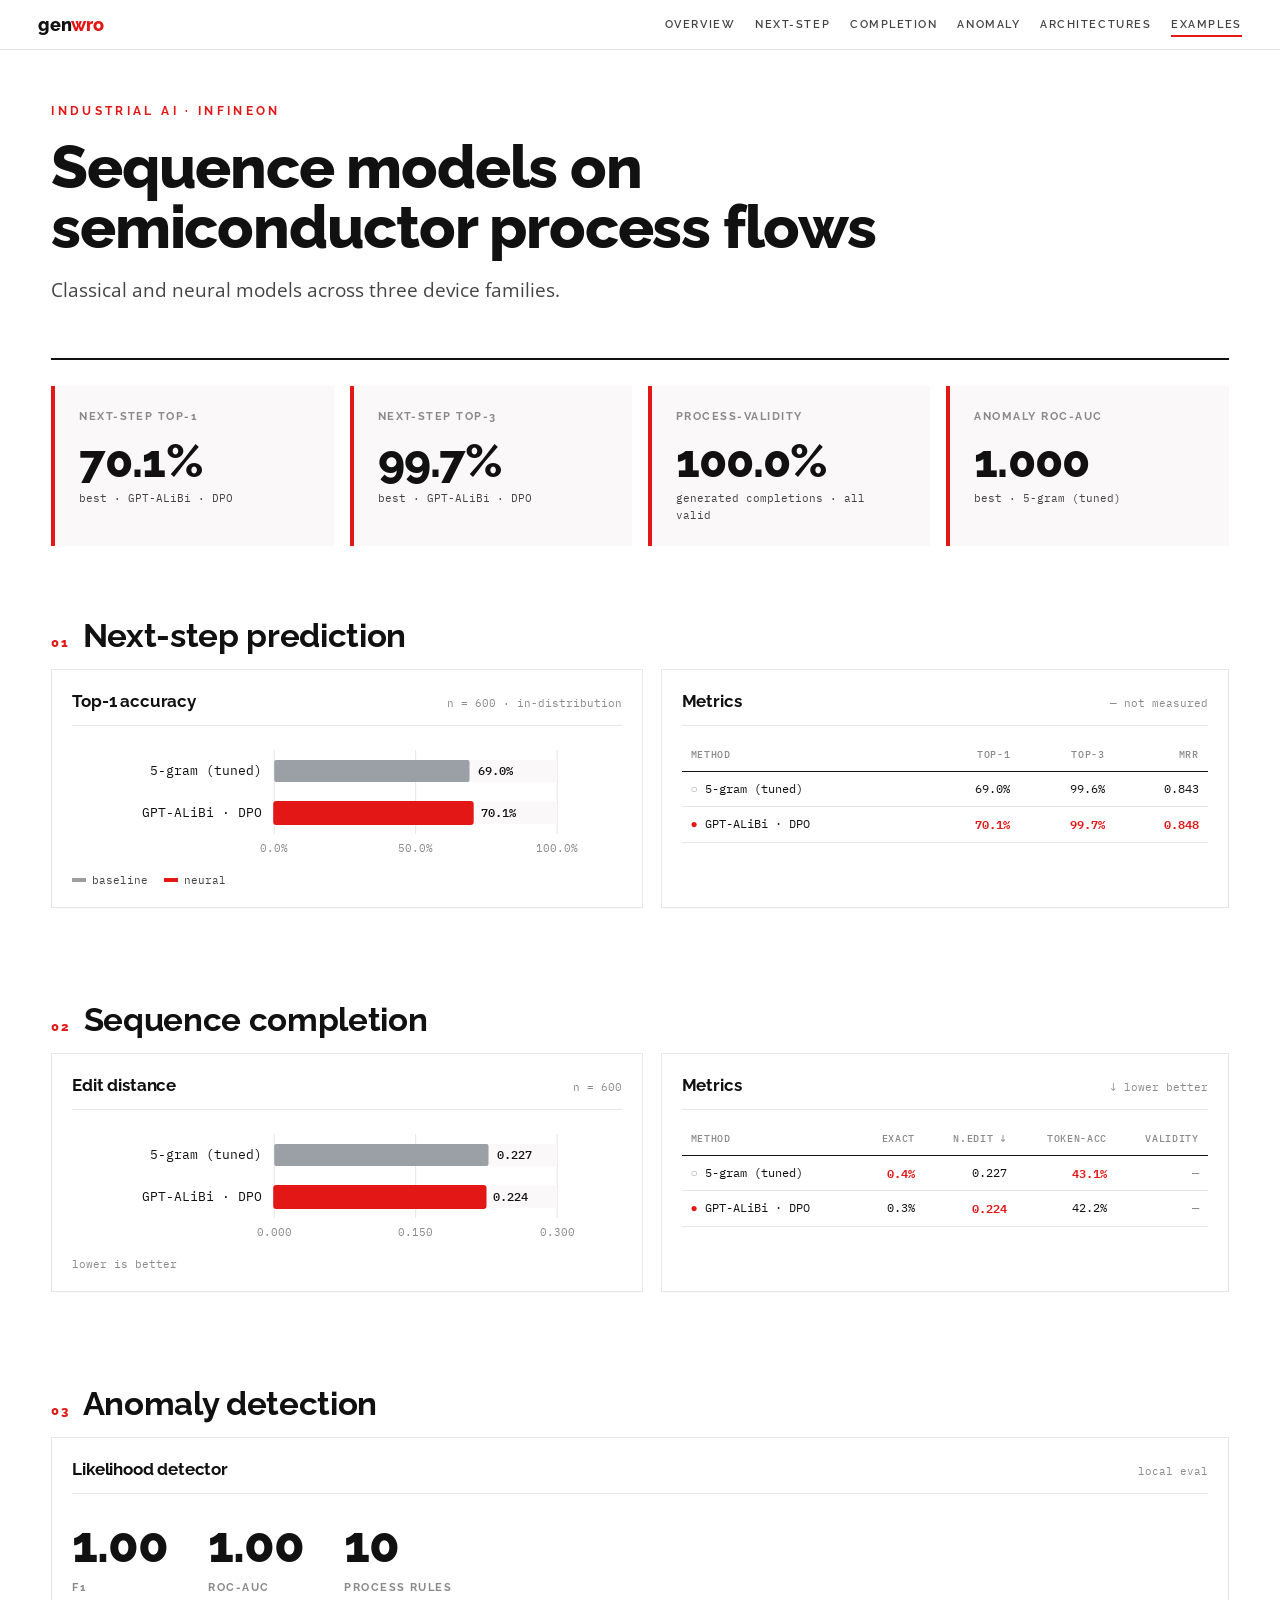
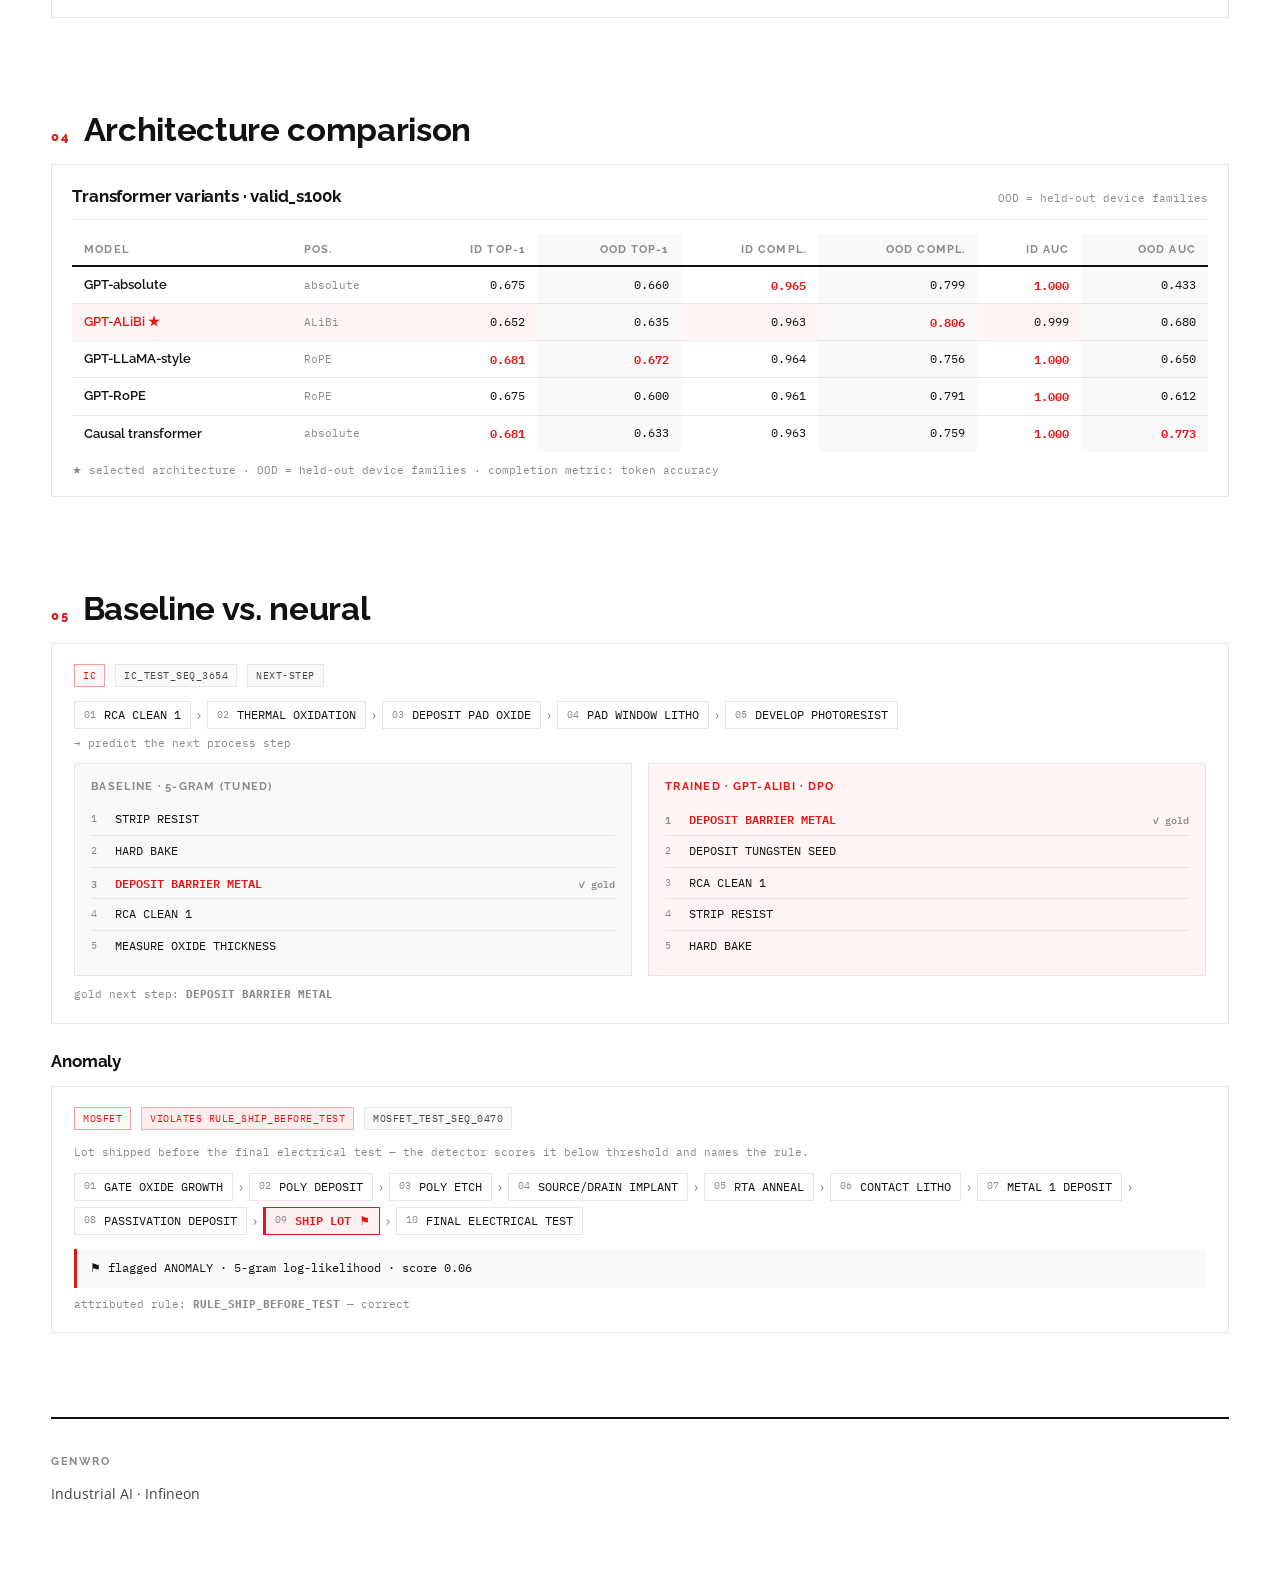
<file: dashboard/index.html>
<!DOCTYPE html>
<html lang="en">

<head>
  <meta charset="UTF-8" />
  <meta name="viewport" content="width=device-width, initial-scale=1.0" />
  <title>genwro · Industrial AI</title>
  <meta name="description"
    content="Sequence models on semiconductor process flows — next-step, completion, anomaly. IC / MOSFET / IGBT." />
  <link rel="preconnect" href="https://fonts.googleapis.com" />
  <link rel="preconnect" href="https://fonts.gstatic.com" crossorigin />
  <link
    href="https://fonts.googleapis.com/css2?family=Open+Sans:wght@400;500;600;700&family=Raleway:wght@500;600;700;800&family=IBM+Plex+Mono:wght@400;500&display=swap"
    rel="stylesheet" />
  <link rel="stylesheet" href="assets/css/styles.css" />
</head>

<body>

  <header class="topbar">
    <span class="brand">gen<span class="wro">wro</span></span>
    <nav>
      <a href="#overview">Overview</a>
      <a href="#next-step">Next-step</a>
      <a href="#completion">Completion</a>
      <a href="#anomaly">Anomaly</a>
      <a href="#arch">Architectures</a>
      <a href="#examples">Examples</a>
    </nav>
  </header>

  <div class="wrap">

    <header class="masthead" id="overview">
      <div class="mast-main">
        <div class="eyebrow">Industrial AI · Infineon</div>
        <h1 style="margin-top:16px">Sequence models on semiconductor process flows</h1>
        <p class="lede">Classical and neural models across three device families.</p>
      </div>
    </header>

    <div class="kpis" id="kpis"></div>

    <section id="next-step" class="reveal">
      <div class="sec-head"><span class="sec-num">01</span>
        <h2>Next-step prediction</h2>
      </div>
      <div class="grid c2">
        <div class="panel">
          <div class="p-head">
            <div class="ht">
              <h3>Top-1 accuracy</h3>
            </div><span class="p-note" id="ns-note"></span>
          </div>
          <div id="ns-bar"></div>
          <div class="legend">
            <span><i class="swatch-baseline"></i> baseline</span>
            <span><i class="swatch-accent"></i> neural</span>
          </div>
        </div>
        <div class="panel">
          <div class="p-head">
            <div class="ht">
              <h3>Metrics</h3>
            </div><span class="p-note">— not measured</span>
          </div>
          <div id="ns-table"></div>
        </div>
      </div>
    </section>

    <section id="completion" class="reveal">
      <div class="sec-head"><span class="sec-num">02</span>
        <h2>Sequence completion</h2>
      </div>
      <div class="grid c2">
        <div class="panel">
          <div class="p-head">
            <div class="ht">
              <h3>Edit distance</h3>
            </div><span class="p-note" id="cp-note"></span>
          </div>
          <div id="cp-bar"></div>
          <div class="legend"><span class="muted">lower is better</span></div>
        </div>
        <div class="panel">
          <div class="p-head">
            <div class="ht">
              <h3>Metrics</h3>
            </div><span class="p-note">↓ lower better</span>
          </div>
          <div id="cp-table"></div>
        </div>
      </div>
    </section>

    <section id="anomaly" class="reveal">
      <div class="sec-head"><span class="sec-num">03</span>
        <h2>Anomaly detection</h2>
      </div>
      <div class="panel">
        <div class="p-head">
          <div class="ht">
            <h3>Likelihood detector</h3>
          </div><span class="p-note">local eval</span>
        </div>
        <div class="stat-row" id="an-stats"></div>
      </div>
    </section>

    <section id="arch" class="reveal">
      <div class="sec-head"><span class="sec-num">04</span>
        <h2>Architecture comparison</h2>
      </div>
      <div class="panel">
        <div class="p-head">
          <div class="ht">
            <h3>Transformer variants · valid_s100k</h3>
          </div><span class="p-note">OOD = held-out device families</span>
        </div>
        <div id="arch-table"></div>
      </div>
    </section>

    <section id="examples" class="reveal">
      <div class="sec-head"><span class="sec-num">05</span>
        <h2>Baseline vs. neural</h2>
      </div>
      <div id="ex-nextstep"></div>
      <h3 style="margin:24px 0 12px; font-size:17px; font-weight:700">Anomaly</h3>
      <div id="ex-anomaly"></div>
    </section>

    <footer>
      <h4>genwro</h4>
      <p style="font-size:14px; color:var(--ink-soft)">Industrial AI · Infineon</p>
    </footer>

  </div>

  <script src="data.js"></script>
  <script src="assets/js/charts.js"></script>
  <script src="assets/js/render.js"></script>
</body>

</html>
</file>
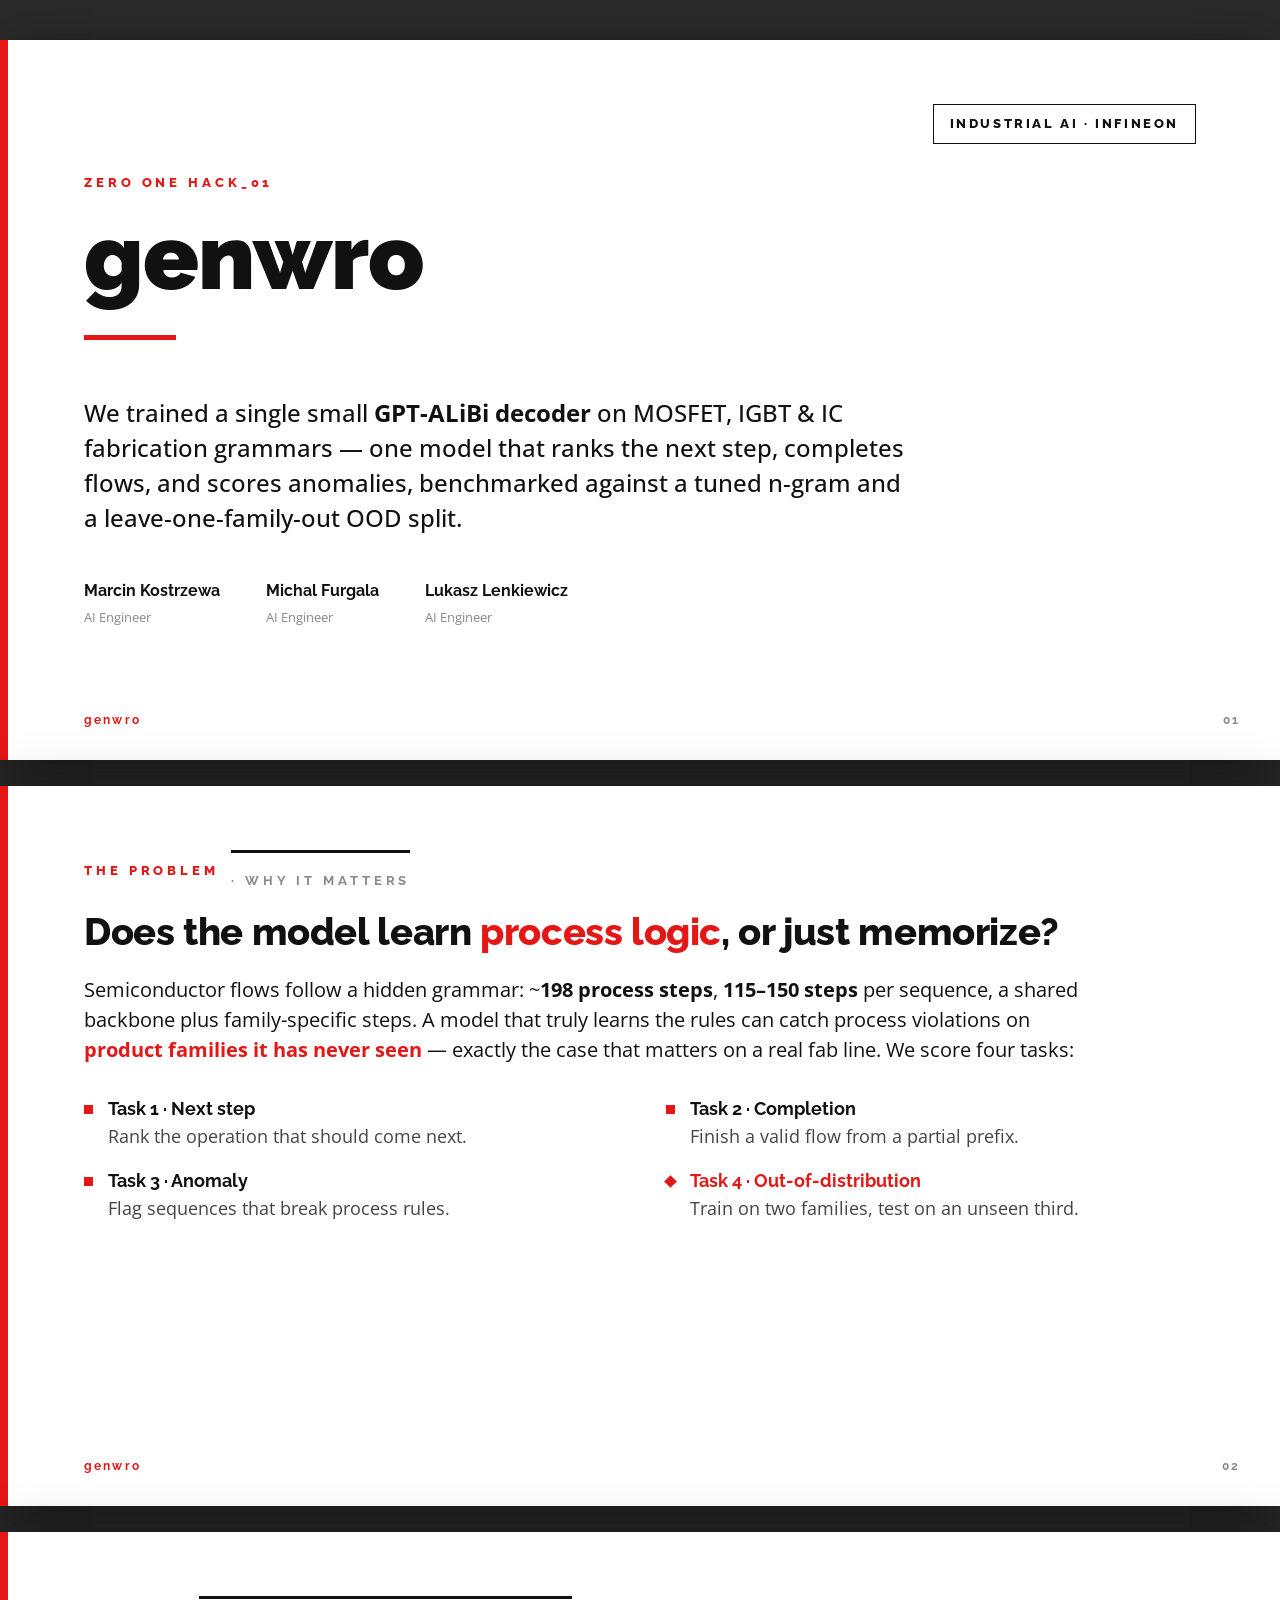
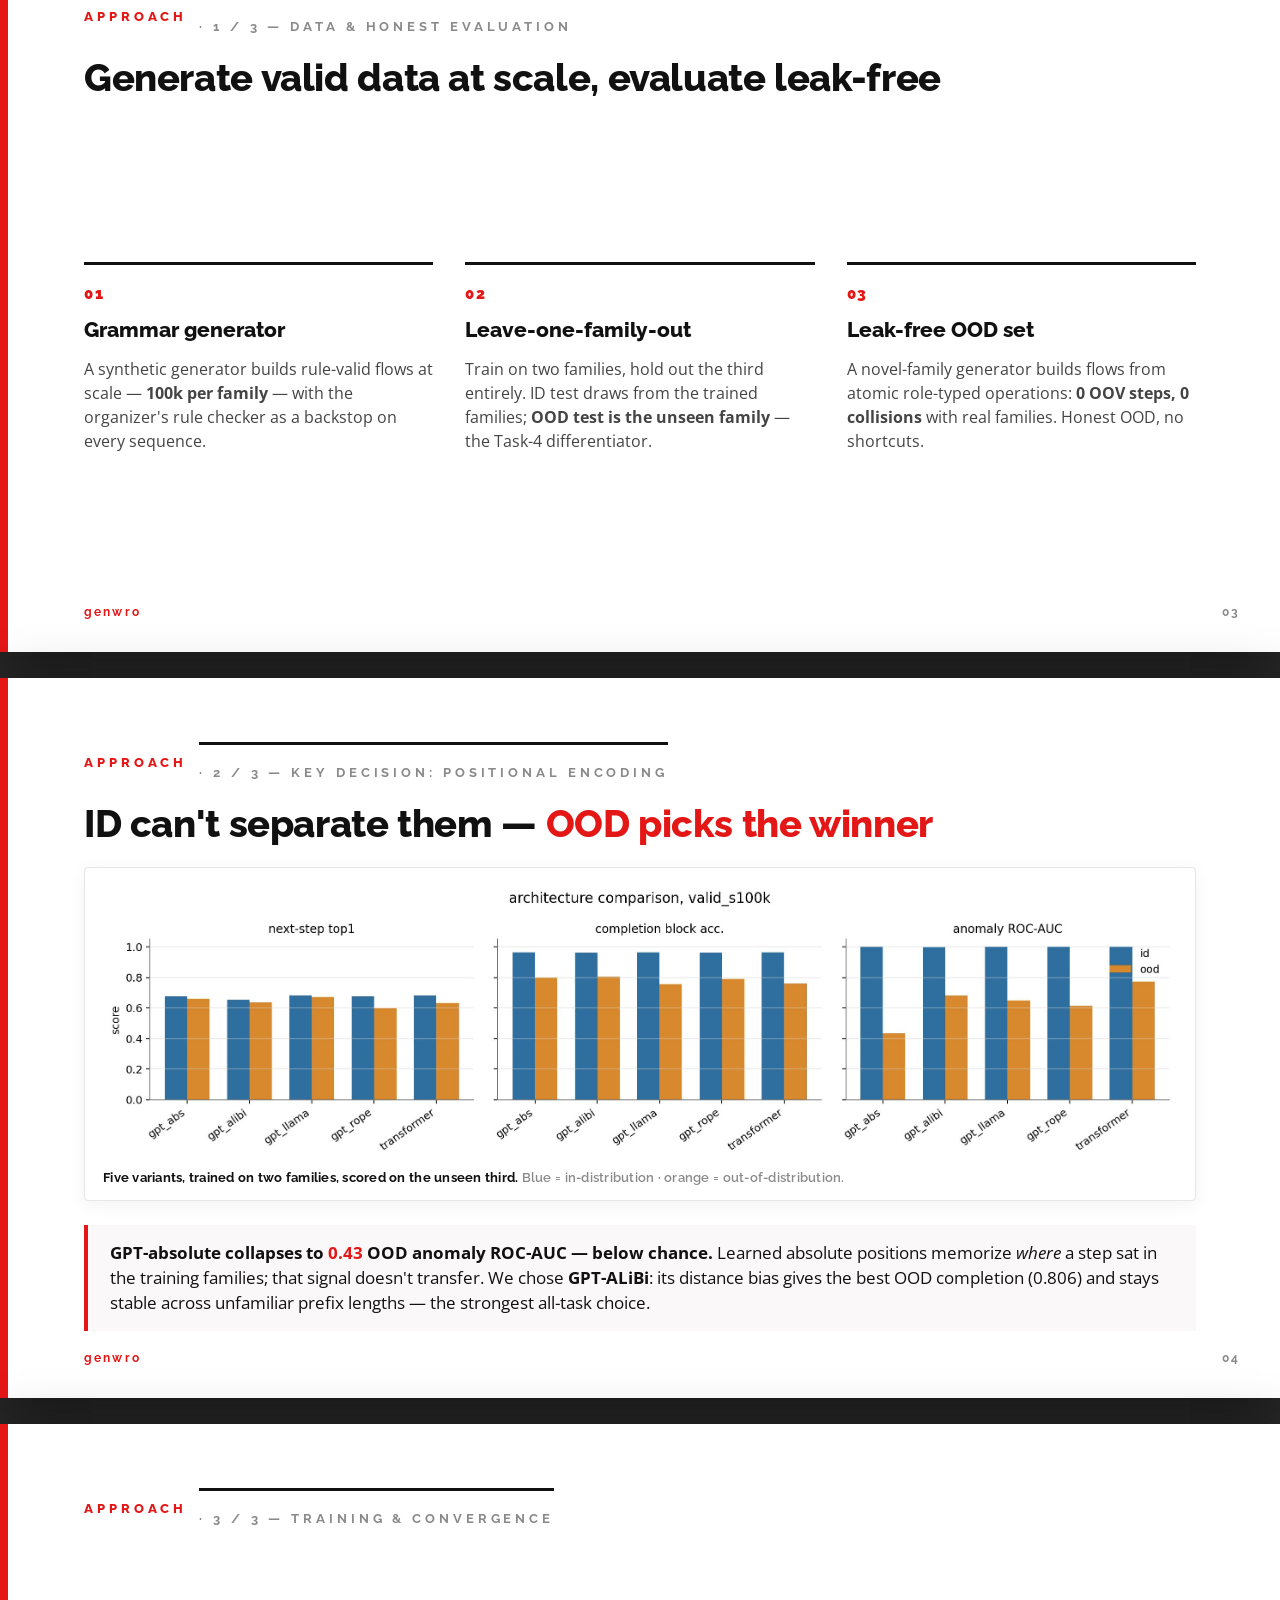
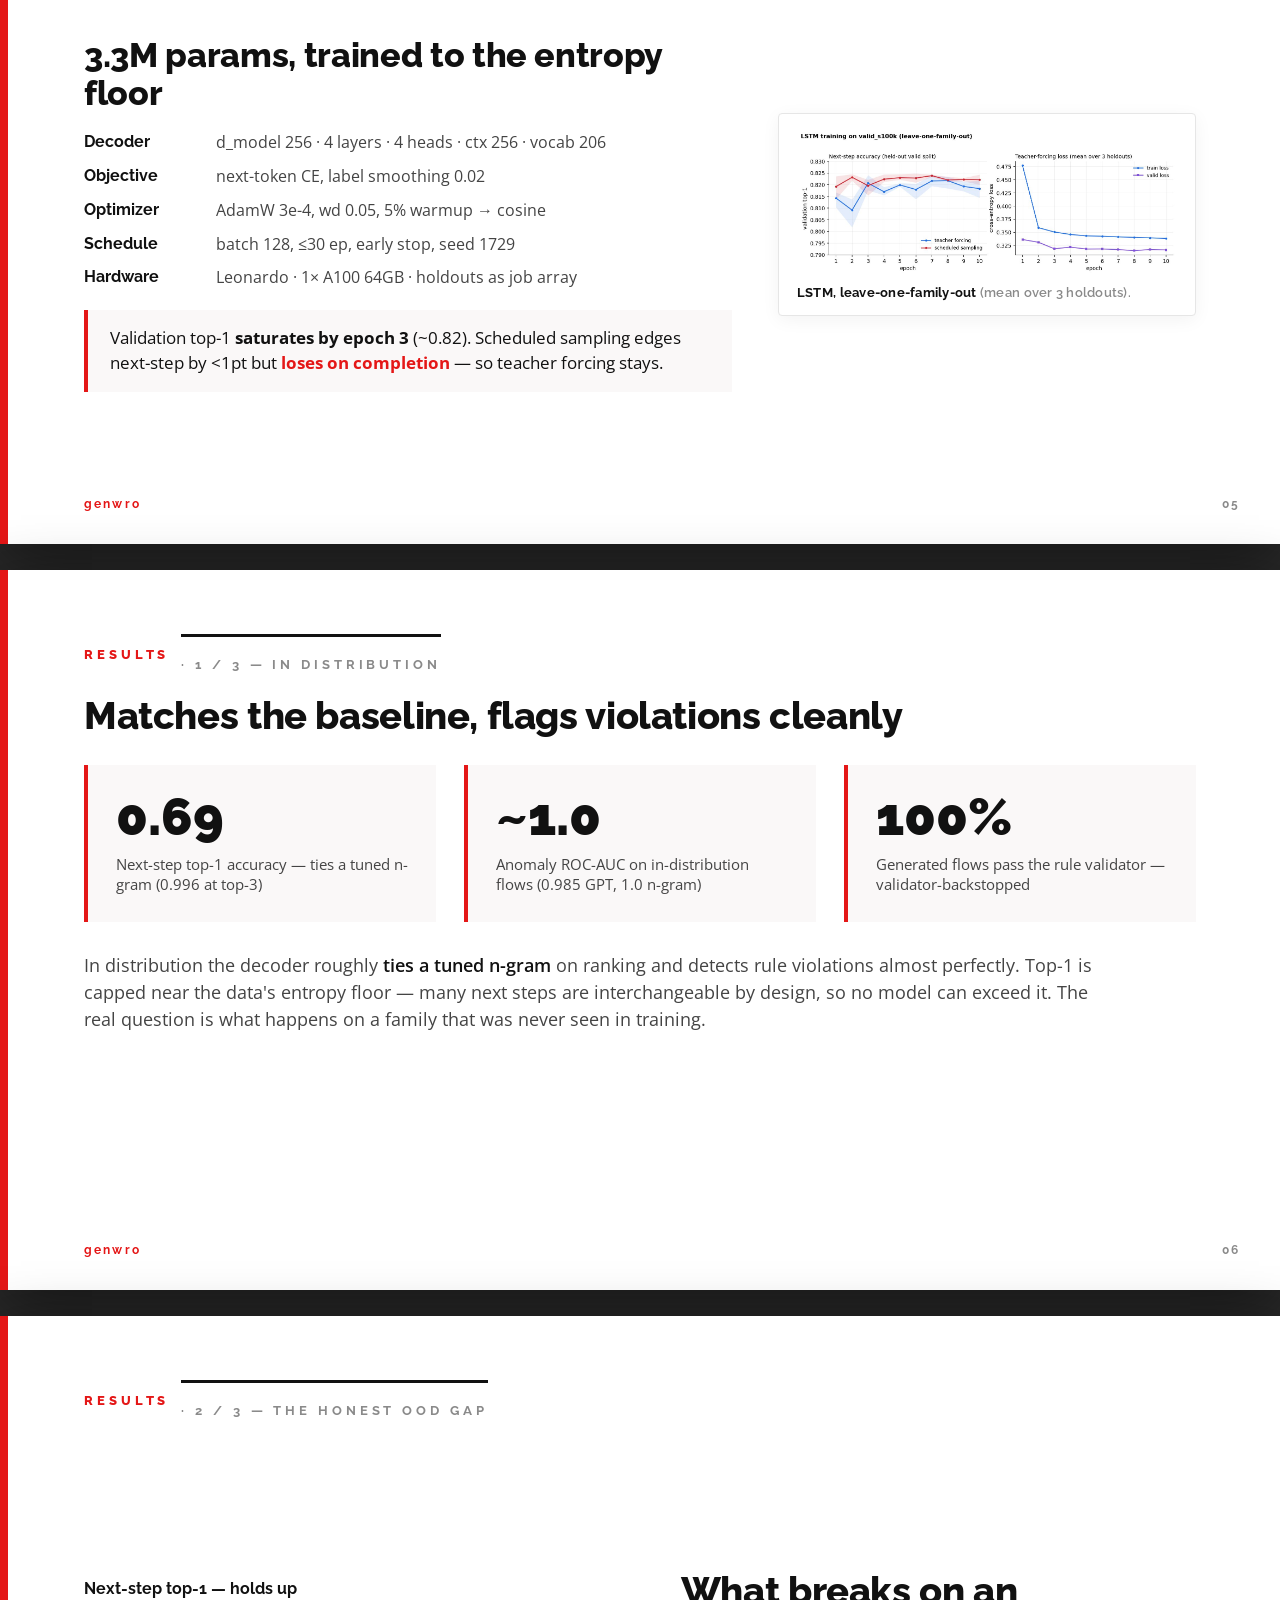
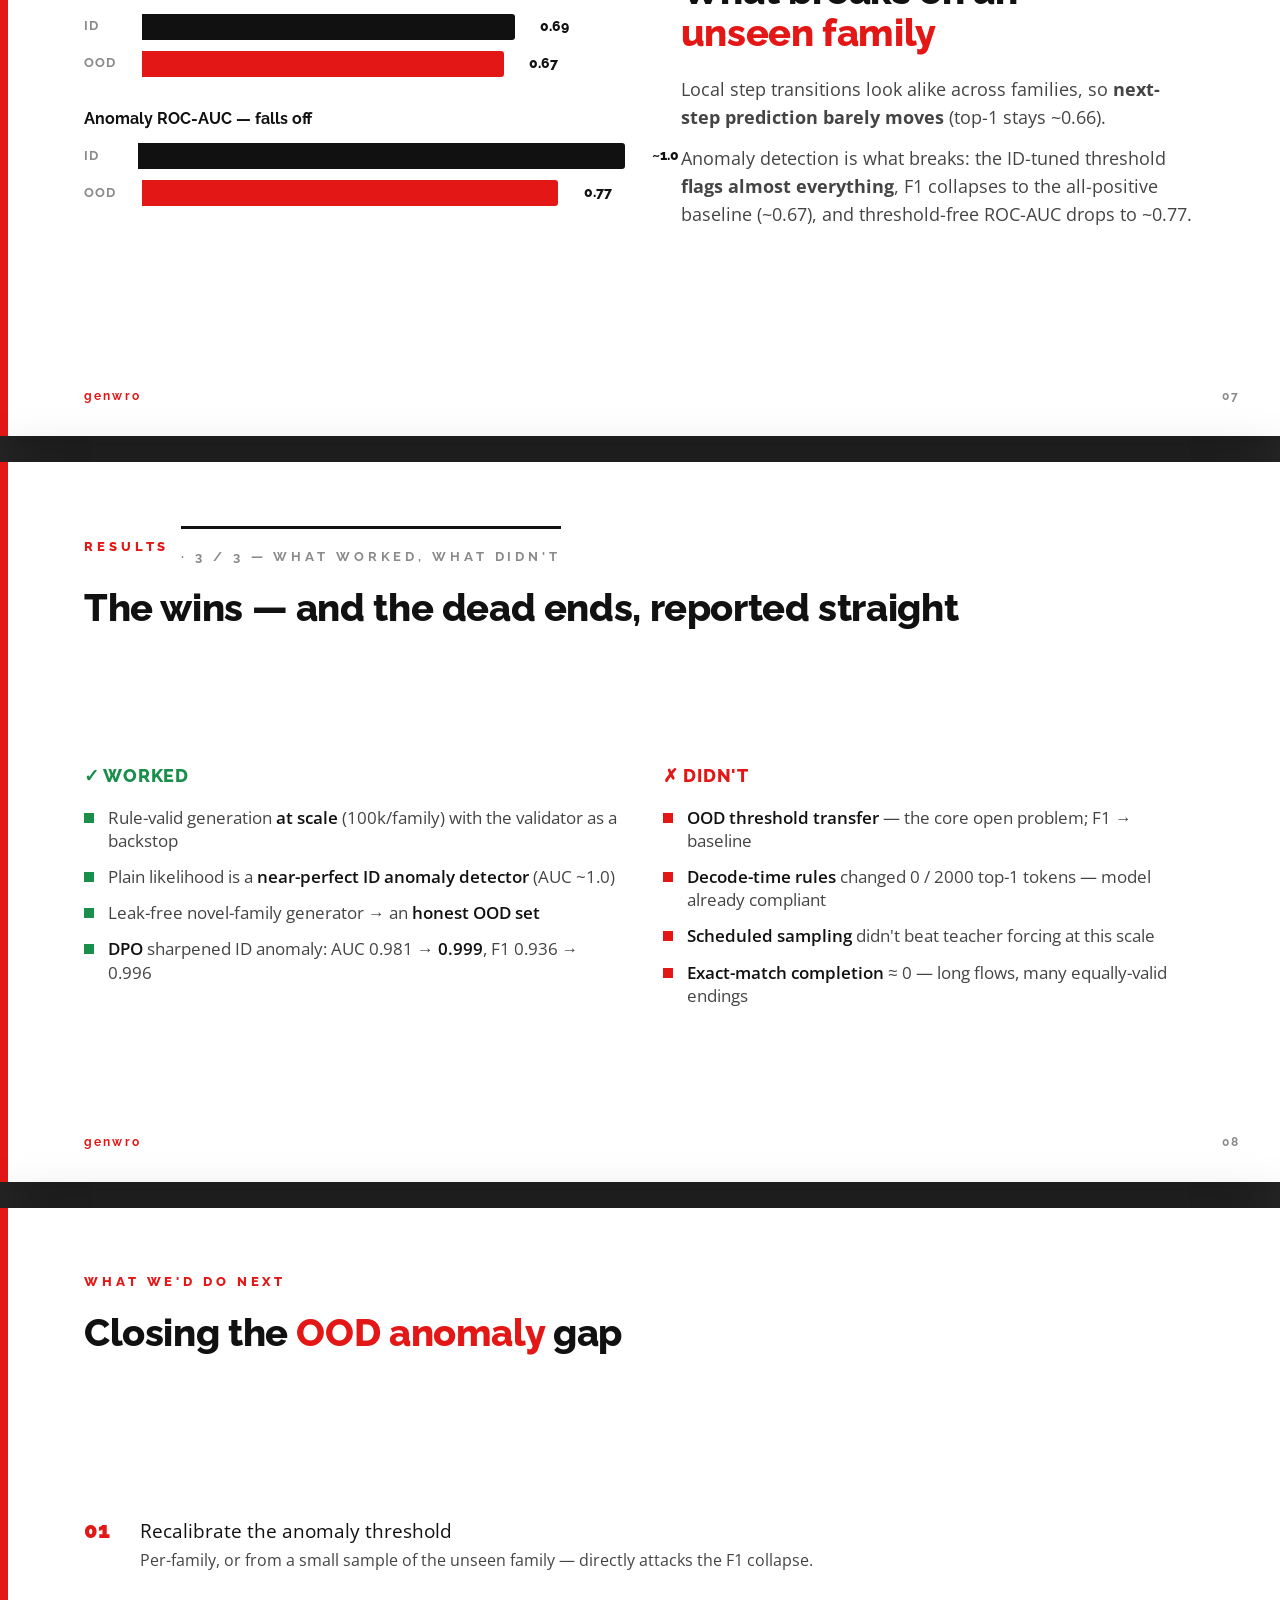
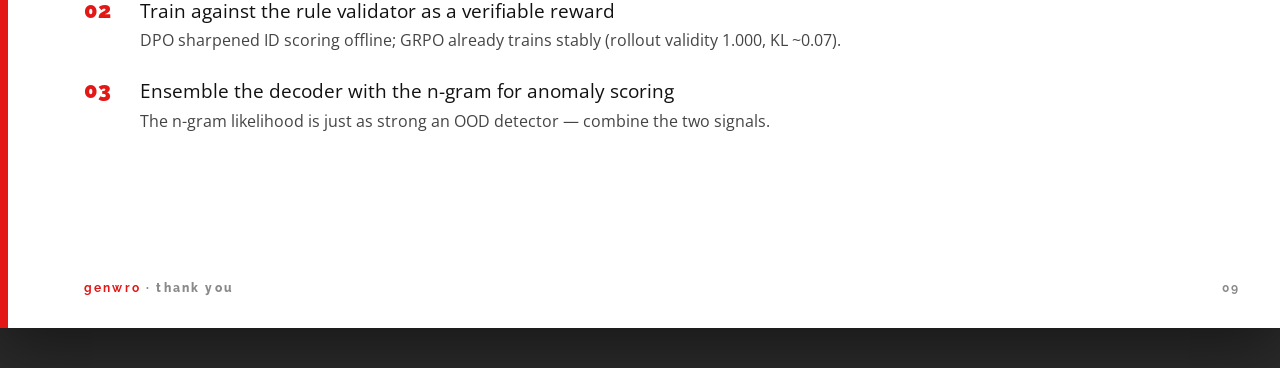
<file: reports/genwro_presentation.html>
<!DOCTYPE html>
<html lang="en">
<head>
<meta charset="UTF-8">
<meta name="viewport" content="width=device-width, initial-scale=1.0">
<title>genwro — Industrial AI (Infineon)</title>
<link rel="preconnect" href="https://fonts.googleapis.com">
<link rel="preconnect" href="https://fonts.gstatic.com" crossorigin>
<link href="https://fonts.googleapis.com/css2?family=Open+Sans:wght@400;500;600;700&family=Raleway:wght@500;600;700;800;900&display=swap" rel="stylesheet">
<style>
  :root{
    --red:#e41717;
    --red-deep:#b30f0f;
    --ink:#111111;
    --ink-soft:#444444;
    --line:#e6e6e6;
    --muted:#8a8a8a;
    --paper:#ffffff;
    --wash:#faf8f8;
    --good:#1a8f4c;
  }
  *{margin:0;padding:0;box-sizing:border-box}
  html{-webkit-print-color-adjust:exact;print-color-adjust:exact}
  body{font-family:"Open Sans",sans-serif;color:var(--ink);background:#2a2a2a;line-height:1.55}

  .deck{display:flex;flex-direction:column;align-items:center;gap:26px;padding:40px 16px}
  .slide{
    position:relative;width:1280px;height:720px;background:var(--paper);
    padding:64px 84px;display:flex;flex-direction:column;overflow:hidden;
    box-shadow:0 18px 60px rgba(0,0,0,.45);
  }
  .slide::before{content:"";position:absolute;left:0;top:0;bottom:0;width:8px;background:var(--red)}

  .kicker{font-family:"Raleway",sans-serif;font-weight:800;font-size:13px;letter-spacing:.3em;
    text-transform:uppercase;color:var(--red);margin-bottom:20px;display:flex;align-items:center;gap:12px}
  .kicker .step{color:var(--muted);font-weight:700}
  h1{font-family:"Raleway",sans-serif;font-weight:900;letter-spacing:-.01em;color:var(--ink)}
  h2{font-family:"Raleway",sans-serif;font-weight:800;font-size:38px;line-height:1.1;letter-spacing:-.01em;margin-bottom:22px}
  h2 .hl{color:var(--red)}
  p{font-size:18px;color:var(--ink-soft)}
  .pageno{position:absolute;right:40px;bottom:30px;font-family:"Raleway";font-weight:700;font-size:12px;letter-spacing:.18em;color:var(--muted)}
  .footmark{position:absolute;left:84px;bottom:30px;font-family:"Raleway";font-weight:800;font-size:12px;letter-spacing:.18em;color:var(--muted)}
  .footmark b{color:var(--red)}

  /* title */
  .title-slide{justify-content:center}
  .title-slide h1{font-size:92px;line-height:.96}
  .title-slide .lede{font-size:24px;color:var(--ink);font-weight:500;max-width:820px;margin-top:24px;line-height:1.45}
  .title-slide .lede b{font-weight:700}
  .rule{width:92px;height:5px;background:var(--red);margin:34px 0 32px}
  .team{display:flex;gap:46px;font-family:"Raleway";font-weight:700;font-size:16px;color:var(--ink)}
  .team span{display:block;font-family:"Open Sans";font-weight:400;font-size:13px;color:var(--muted);margin-top:3px}
  .badge{position:absolute;top:64px;right:84px;font-family:"Raleway";font-weight:800;font-size:13px;letter-spacing:.2em;
    text-transform:uppercase;color:var(--ink);border:1.5px solid var(--ink);padding:9px 16px}

  .lead{font-size:20px;color:var(--ink);max-width:1010px;margin-bottom:26px;line-height:1.5}
  .lead b{color:var(--ink);font-weight:700}
  .lead .hl{color:var(--red);font-weight:700}

  ul.tasks{list-style:none;display:grid;grid-template-columns:1fr 1fr;gap:16px 52px;margin-top:4px}
  ul.tasks li{font-size:18px;color:var(--ink-soft);padding-left:24px;position:relative}
  ul.tasks li::before{content:"";position:absolute;left:0;top:10px;width:9px;height:9px;background:var(--red)}
  ul.tasks li b{color:var(--ink);font-weight:700;display:block;font-family:"Raleway"}
  ul.tasks li.star b{color:var(--red)}
  ul.tasks li.star::before{background:var(--red);transform:rotate(45deg)}

  .steps{display:grid;grid-template-columns:repeat(3,1fr);gap:32px;margin-top:6px;flex:1;align-content:center}
  .step{border-top:3px solid var(--ink);padding-top:18px}
  .step .n{font-family:"Raleway";font-weight:900;font-size:15px;color:var(--red);letter-spacing:.1em}
  .step h3{font-family:"Raleway";font-weight:800;font-size:21px;margin:8px 0 11px;color:var(--ink)}
  .step p{font-size:16px;line-height:1.5}

  .metrics{display:grid;grid-template-columns:repeat(3,1fr);gap:28px;margin:6px 0 30px}
  .metric{background:var(--wash);border-left:4px solid var(--red);padding:26px 28px}
  .metric .v{font-family:"Raleway";font-weight:900;font-size:52px;color:var(--ink);line-height:1}
  .metric .l{font-size:14.5px;color:var(--ink-soft);margin-top:12px;line-height:1.4}
  .note{font-size:18px;color:var(--ink-soft);max-width:1020px;line-height:1.5}
  .note b{color:var(--ink);font-weight:600}

  /* figure card */
  .figcard{background:#fff;border:1px solid var(--line);border-radius:4px;padding:16px 18px 12px;box-shadow:0 4px 18px rgba(0,0,0,.05)}
  .figcard img{width:100%;display:block}
  .figcap{font-size:13px;color:var(--muted);margin-top:8px;font-family:"Raleway";font-weight:600;letter-spacing:.02em}
  .figcap b{color:var(--ink)}

  .callout{border-left:4px solid var(--red);background:var(--wash);padding:16px 22px;font-size:16.5px;color:var(--ink);line-height:1.5;margin-top:18px}
  .callout b{font-weight:700}
  .callout .hl{color:var(--red);font-weight:700}

  /* split content + figure */
  .split{display:grid;grid-template-columns:1.35fr 1fr;gap:46px;flex:1;align-items:center}
  .split.wide{grid-template-columns:1.55fr 1fr}
  .split .txt h2{font-size:34px;margin-bottom:18px}
  .split .txt p{font-size:18px;margin-bottom:14px;color:var(--ink-soft)}
  .split .txt p b{color:var(--ink);font-weight:600}

  /* config table */
  .cfg{list-style:none;display:flex;flex-direction:column;gap:9px;margin-top:4px}
  .cfg li{font-size:16px;color:var(--ink-soft);display:flex;gap:12px}
  .cfg li b{font-family:"Raleway";font-weight:700;color:var(--ink);min-width:120px;display:inline-block}

  /* OOD bars */
  .ood-wrap{display:grid;grid-template-columns:1.05fr 1fr;gap:56px;flex:1;align-items:center}
  .bargroup{margin-bottom:30px}
  .bargroup .blabel{font-family:"Raleway";font-weight:700;font-size:16px;margin-bottom:12px;color:var(--ink)}
  .track{display:flex;align-items:center;gap:14px;margin-bottom:11px}
  .track .tag{width:44px;font-size:13px;font-weight:700;color:var(--muted);font-family:"Raleway";letter-spacing:.08em}
  .bar{height:26px;position:relative;border-radius:0 3px 3px 0}
  .bar.id{background:var(--ink)}
  .bar.ood{background:var(--red)}
  .bar .pct{position:absolute;right:-54px;top:2px;font-size:14px;font-weight:800;font-family:"Raleway";color:var(--ink)}
  .ood-text p{font-size:18px;margin-bottom:14px}

  /* worked / didnt */
  .wd{display:grid;grid-template-columns:1fr 1fr;gap:46px;flex:1;align-content:center}
  .wd .col h3{font-family:"Raleway";font-weight:800;font-size:18px;letter-spacing:.04em;margin-bottom:16px;text-transform:uppercase}
  .wd .col.win h3{color:var(--good)}
  .wd .col.lose h3{color:var(--red)}
  .wd ul{list-style:none;display:flex;flex-direction:column;gap:13px}
  .wd li{font-size:16.5px;color:var(--ink-soft);padding-left:24px;position:relative;line-height:1.4}
  .wd li b{color:var(--ink);font-weight:600}
  .wd .win li::before{content:"";position:absolute;left:0;top:7px;width:10px;height:10px;background:var(--good)}
  .wd .lose li::before{content:"";position:absolute;left:0;top:7px;width:10px;height:10px;background:var(--red)}

  .next{display:flex;flex-direction:column;gap:20px;margin-top:6px;flex:1;justify-content:center}
  .next .item{display:flex;gap:22px;align-items:baseline}
  .next .item .idx{font-family:"Raleway";font-weight:900;font-size:22px;color:var(--red);min-width:34px}
  .next .item .txt{font-size:19px;color:var(--ink)}
  .next .item .txt span{color:var(--ink-soft);font-size:16px;display:block;margin-top:2px}

  @page{size:1280px 720px;margin:0}
  @media print{
    body{background:#fff}
    .deck{display:block;padding:0;gap:0}
    .slide{box-shadow:none;page-break-after:always;break-after:page;width:1280px;height:720px}
    .slide:last-child{page-break-after:auto}
  }
</style>
</head>
<body>
<div class="deck">

  <!-- 1 · TITLE + one-sentence what we built -->
  <section class="slide title-slide">
    <div class="badge">Industrial AI · Infineon</div>
    <div class="kicker">Zero One Hack_01</div>
    <h1>genwro</h1>
    <div class="rule"></div>
    <p class="lede">We trained a single small <b>GPT-ALiBi decoder</b> on MOSFET, IGBT &amp; IC fabrication grammars — one model that ranks the next step, completes flows, and scores anomalies, benchmarked against a tuned n-gram and a leave-one-family-out OOD split.</p>
    <div class="team" style="margin-top:44px">
      <div>Marcin Kostrzewa<span>AI Engineer</span></div>
      <div>Michal Furgala<span>AI Engineer</span></div>
      <div>Lukasz Lenkiewicz<span>AI Engineer</span></div>
    </div>
    <div class="footmark"><b>genwro</b></div>
    <div class="pageno">01</div>
  </section>

  <!-- 2 · PROBLEM + why it matters -->
  <section class="slide">
    <div class="kicker">The problem <span class="step">· why it matters</span></div>
    <h2>Does the model learn <span class="hl">process logic</span>, or just memorize?</h2>
    <p class="lead">Semiconductor flows follow a hidden grammar: ~<b>198 process steps</b>, <b>115–150 steps</b> per sequence, a shared backbone plus family-specific steps. A model that truly learns the rules can catch process violations on <span class="hl">product families it has never seen</span> — exactly the case that matters on a real fab line. We score four tasks:</p>
    <ul class="tasks">
      <li><b>Task 1 · Next step</b>Rank the operation that should come next.</li>
      <li><b>Task 2 · Completion</b>Finish a valid flow from a partial prefix.</li>
      <li><b>Task 3 · Anomaly</b>Flag sequences that break process rules.</li>
      <li class="star"><b>Task 4 · Out-of-distribution</b>Train on two families, test on an unseen third.</li>
    </ul>
    <div class="footmark"><b>genwro</b></div>
    <div class="pageno">02</div>
  </section>

  <!-- 3 · APPROACH 1: data + honest eval -->
  <section class="slide">
    <div class="kicker">Approach <span class="step">· 1 / 3 — data &amp; honest evaluation</span></div>
    <h2>Generate valid data at scale, evaluate leak-free</h2>
    <div class="steps">
      <div class="step">
        <div class="n">01</div>
        <h3>Grammar generator</h3>
        <p>A synthetic generator builds rule-valid flows at scale — <b>100k per family</b> — with the organizer's rule checker as a backstop on every sequence.</p>
      </div>
      <div class="step">
        <div class="n">02</div>
        <h3>Leave-one-family-out</h3>
        <p>Train on two families, hold out the third entirely. ID test draws from the trained families; <b>OOD test is the unseen family</b> — the Task-4 differentiator.</p>
      </div>
      <div class="step">
        <div class="n">03</div>
        <h3>Leak-free OOD set</h3>
        <p>A novel-family generator builds flows from atomic role-typed operations: <b>0 OOV steps, 0 collisions</b> with real families. Honest OOD, no shortcuts.</p>
      </div>
    </div>
    <div class="footmark"><b>genwro</b></div>
    <div class="pageno">03</div>
  </section>

  <!-- 4 · APPROACH 2: architecture decision (REAL CHART) -->
  <section class="slide">
    <div class="kicker">Approach <span class="step">· 2 / 3 — key decision: positional encoding</span></div>
    <h2>ID can't separate them — <span class="hl">OOD picks the winner</span></h2>
    <div class="figcard" style="margin-bottom:6px">
      <img src="[data-uri]" alt="architecture comparison valid_s100k">
      <div class="figcap"><b>Five variants, trained on two families, scored on the unseen third.</b> Blue = in-distribution · orange = out-of-distribution.</div>
    </div>
    <div class="callout">
      <b>GPT-absolute collapses to <span class="hl">0.43</span> OOD anomaly ROC-AUC — below chance.</b> Learned absolute positions memorize <i>where</i> a step sat in the training families; that signal doesn't transfer. We chose <b>GPT-ALiBi</b>: its distance bias gives the best OOD completion (0.806) and stays stable across unfamiliar prefix lengths — the strongest all-task choice.
    </div>
    <div class="footmark"><b>genwro</b></div>
    <div class="pageno">04</div>
  </section>

  <!-- 5 · APPROACH 3: training setup + curves (REAL CHART) -->
  <section class="slide">
    <div class="kicker">Approach <span class="step">· 3 / 3 — training &amp; convergence</span></div>
    <div class="split wide">
      <div class="txt">
        <h2>3.3M params, trained to the entropy floor</h2>
        <ul class="cfg">
          <li><b>Decoder</b><span>d_model 256 · 4 layers · 4 heads · ctx 256 · vocab 206</span></li>
          <li><b>Objective</b><span>next-token CE, label smoothing 0.02</span></li>
          <li><b>Optimizer</b><span>AdamW 3e-4, wd 0.05, 5% warmup → cosine</span></li>
          <li><b>Schedule</b><span>batch 128, ≤30 ep, early stop, seed 1729</span></li>
          <li><b>Hardware</b><span>Leonardo · 1× A100 64GB · holdouts as job array</span></li>
        </ul>
        <div class="callout" style="margin-top:20px">Validation top-1 <b>saturates by epoch 3</b> (~0.82). Scheduled sampling edges next-step by &lt;1pt but <span class="hl">loses on completion</span> — so teacher forcing stays.</div>
      </div>
      <div class="figcard">
        <img src="[data-uri]" alt="LSTM learning curves">
        <div class="figcap"><b>LSTM, leave-one-family-out</b> (mean over 3 holdouts).</div>
      </div>
    </div>
    <div class="footmark"><b>genwro</b></div>
    <div class="pageno">05</div>
  </section>

  <!-- 6 · RESULTS: in-distribution -->
  <section class="slide">
    <div class="kicker">Results <span class="step">· 1 / 3 — in distribution</span></div>
    <h2>Matches the baseline, flags violations cleanly</h2>
    <div class="metrics">
      <div class="metric"><div class="v">0.69</div><div class="l">Next-step top-1 accuracy — ties a tuned n-gram (0.996 at top-3)</div></div>
      <div class="metric"><div class="v">~1.0</div><div class="l">Anomaly ROC-AUC on in-distribution flows (0.985 GPT, 1.0 n-gram)</div></div>
      <div class="metric"><div class="v">100%</div><div class="l">Generated flows pass the rule validator — validator-backstopped</div></div>
    </div>
    <p class="note">In distribution the decoder roughly <b>ties a tuned n-gram</b> on ranking and detects rule violations almost perfectly. Top-1 is capped near the data's entropy floor — many next steps are interchangeable by design, so no model can exceed it. The real question is what happens on a family that was never seen in training.</p>
    <div class="footmark"><b>genwro</b></div>
    <div class="pageno">06</div>
  </section>

  <!-- 7 · RESULTS: the OOD gap (the differentiator) -->
  <section class="slide">
    <div class="kicker">Results <span class="step">· 2 / 3 — the honest OOD gap</span></div>
    <div class="ood-wrap">
      <div class="bars">
        <div class="bargroup">
          <div class="blabel">Next-step top-1 — holds up</div>
          <div class="track"><span class="tag">ID</span><div class="bar id" style="width:69%"><span class="pct">0.69</span></div></div>
          <div class="track"><span class="tag">OOD</span><div class="bar ood" style="width:67%"><span class="pct">0.67</span></div></div>
        </div>
        <div class="bargroup">
          <div class="blabel">Anomaly ROC-AUC — falls off</div>
          <div class="track"><span class="tag">ID</span><div class="bar id" style="width:98%"><span class="pct">~1.0</span></div></div>
          <div class="track"><span class="tag">OOD</span><div class="bar ood" style="width:77%"><span class="pct">0.77</span></div></div>
        </div>
      </div>
      <div class="ood-text">
        <h2>What breaks on an<br><span class="hl">unseen family</span></h2>
        <p>Local step transitions look alike across families, so <b>next-step prediction barely moves</b> (top-1 stays ~0.66).</p>
        <p>Anomaly detection is what breaks: the ID-tuned threshold <b>flags almost everything</b>, F1 collapses to the all-positive baseline (~0.67), and threshold-free ROC-AUC drops to ~0.77.</p>
      </div>
    </div>
    <div class="footmark"><b>genwro</b></div>
    <div class="pageno">07</div>
  </section>

  <!-- 8 · RESULTS: what worked / what didn't -->
  <section class="slide">
    <div class="kicker">Results <span class="step">· 3 / 3 — what worked, what didn't</span></div>
    <h2>The wins — and the dead ends, reported straight</h2>
    <div class="wd">
      <div class="col win">
        <h3>✓ Worked</h3>
        <ul>
          <li>Rule-valid generation <b>at scale</b> (100k/family) with the validator as a backstop</li>
          <li>Plain likelihood is a <b>near-perfect ID anomaly detector</b> (AUC ~1.0)</li>
          <li>Leak-free novel-family generator → an <b>honest OOD set</b></li>
          <li><b>DPO</b> sharpened ID anomaly: AUC 0.981 → <b>0.999</b>, F1 0.936 → 0.996</li>
        </ul>
      </div>
      <div class="col lose">
        <h3>✗ Didn't</h3>
        <ul>
          <li><b>OOD threshold transfer</b> — the core open problem; F1 → baseline</li>
          <li><b>Decode-time rules</b> changed 0 / 2000 top-1 tokens — model already compliant</li>
          <li><b>Scheduled sampling</b> didn't beat teacher forcing at this scale</li>
          <li><b>Exact-match completion</b> ≈ 0 — long flows, many equally-valid endings</li>
        </ul>
      </div>
    </div>
    <div class="footmark"><b>genwro</b></div>
    <div class="pageno">08</div>
  </section>

  <!-- 9 · NEXT -->
  <section class="slide">
    <div class="kicker">What we'd do next</div>
    <h2>Closing the <span class="hl">OOD anomaly</span> gap</h2>
    <div class="next">
      <div class="item"><div class="idx">01</div><div class="txt">Recalibrate the anomaly threshold<span>Per-family, or from a small sample of the unseen family — directly attacks the F1 collapse.</span></div></div>
      <div class="item"><div class="idx">02</div><div class="txt">Train against the rule validator as a verifiable reward<span>DPO sharpened ID scoring offline; GRPO already trains stably (rollout validity 1.000, KL ~0.07).</span></div></div>
      <div class="item"><div class="idx">03</div><div class="txt">Ensemble the decoder with the n-gram for anomaly scoring<span>The n-gram likelihood is just as strong an OOD detector — combine the two signals.</span></div></div>
    </div>
    <div class="footmark"><b>genwro</b> · thank you</div>
    <div class="pageno">09</div>
  </section>

</div>
</body>
</html>
</file>
<file: dashboard/assets/css/styles.css>
:root {
  /* ---- presentation palette (1:1 with reports/genwro_presentation.html) ---- */
  --red:        #e41717;
  --ink:        #111111;
  --ink-soft:   #444444;
  --muted:      #8a8a8a;
  --line:       #e6e6e6;
  --paper:      #ffffff;
  --wash:       #faf8f8;

  /* ---- compatibility aliases referenced by charts.js / existing selectors ---- */
  --panel:      #ffffff;
  --wafer-bg:   #faf8f8;
  --rule:       #e6e6e6;
  --rule-soft:  #f1f1f1;
  --grid:       transparent;

  --accent:     #e41717;
  --accent-rgb: 228,23,23;
  --accent-deep:#c00f0f;
  --baseline:   #9aa0a6;
  --baseline-rgb:154,160,166;
  --oxide:      #e41717;
  --oxide-rgb:  228,23,23;
  --gold:       #e41717;
  --green:      #444444;
  --amber:      #8a8a8a;

  --maxw: 1200px;
  --ease: cubic-bezier(.22,.61,.36,1);
}

* { box-sizing: border-box; }
html { scroll-behavior: smooth; }
body {
  margin: 0; color: var(--ink);
  font-family: "Open Sans", system-ui, sans-serif;
  font-size: 16px; line-height: 1.55; -webkit-font-smoothing: antialiased;
  background: var(--paper);
}
h1,h2,h3,h4 { font-family: "Raleway", system-ui, sans-serif; margin: 0; letter-spacing: -.01em; }
.mono { font-family: "IBM Plex Mono", ui-monospace, Menlo, monospace; }
.muted { color: var(--muted); }
a { color: var(--red); text-decoration: none; border-bottom: 1px solid rgba(var(--accent-rgb),.35); }
a:hover { border-bottom-color: var(--red); }
.wrap { width: min(var(--maxw), 92vw); margin: 0 auto; }

/* structural label / kicker treatment — Raleway, uppercase, wide tracking */
.eyebrow {
  font-family: "Raleway", sans-serif; font-weight: 700; font-size: 12px;
  letter-spacing: .28em; text-transform: uppercase; color: var(--red);
}

.topbar {
  position: sticky; top: 0; z-index: 50; display: flex; align-items: center; gap: 18px;
  padding: 0 max(16px, 3vw); height: 50px;
  background: rgba(255,255,255,.92); backdrop-filter: blur(10px); border-bottom: 1px solid var(--line);
}
.topbar .brand { font-family: "Raleway", sans-serif; font-weight: 800; font-size: 18px; letter-spacing: -.02em; }
.topbar .brand .wro { color: var(--red); }
.topbar .doc { font-family: "Raleway", sans-serif; font-weight: 600; font-size: 11px; color: var(--muted); letter-spacing: .14em; text-transform: uppercase; }
.topbar .status { display: inline-flex; align-items: center; gap: 7px; font-family: "Raleway", sans-serif; font-weight: 600; font-size: 10.5px; color: var(--muted); letter-spacing: .14em; text-transform: uppercase; }
.topbar .status .led { width: 7px; height: 7px; background: var(--red); animation: led 2.2s infinite; }
@keyframes led { 0%{box-shadow:0 0 0 0 rgba(var(--accent-rgb),.5)} 70%{box-shadow:0 0 0 6px rgba(var(--accent-rgb),0)} 100%{box-shadow:0 0 0 0 rgba(var(--accent-rgb),0)} }
.topbar nav { margin-left: auto; display: flex; gap: 20px; flex-wrap: wrap; }
.topbar nav a { font-family: "Raleway", sans-serif; font-weight: 600; font-size: 11px; letter-spacing: .14em; text-transform: uppercase; color: var(--ink-soft); border: none; padding: 4px 0; position: relative; }
.topbar nav a::after { content: ""; position: absolute; left: 0; bottom: 0; width: 0; height: 2px; background: var(--red); transition: width .22s var(--ease); }
.topbar nav a:hover::after, .topbar nav a.active::after { width: 100%; }
@media (max-width: 880px) { .topbar nav { display: none; } }

.masthead { padding: 52px 0 34px; border-bottom: 2px solid var(--ink); }
.mast-main h1 { font-weight: 800; font-size: clamp(34px, 5vw, 60px); line-height: 1.0; letter-spacing: -.02em; max-width: 24ch; }
.mast-main h1 em { font-style: normal; color: var(--red); }
.mast-main .lede { font-size: clamp(16px, 1.5vw, 20px); color: var(--ink-soft); max-width: 62ch; margin-top: 18px; }
.spec { display: flex; flex-wrap: wrap; gap: 8px; margin: 22px 0 0; }
.spec span { font-family: "IBM Plex Mono", monospace; font-size: 11.5px; border: 1px solid var(--line); background: var(--paper); padding: 7px 11px; color: var(--ink-soft); }
.spec span b { color: var(--red); font-weight: 600; }
.mast-side { display: flex; flex-direction: column; align-items: center; gap: 8px; width: 290px; }
@media (max-width: 860px) { .mast-side { width: 230px; } }
.mast-side .cap { font-family: "IBM Plex Mono", monospace; font-size: 10.5px; color: var(--muted); text-align: center; }

.badge-note { display: inline-flex; align-items: center; gap: 8px; margin-top: 20px; font-family: "IBM Plex Mono", monospace; font-size: 11px; color: var(--ink-soft); background: var(--wash); border: 1px solid var(--line); padding: 8px 12px; }
.badge-note .dot { width: 8px; height: 8px; background: var(--red); }

.ribbon { padding: 20px 0 10px; border-bottom: 1px solid var(--line); }
.ribbon .rib-label { font-family: "Raleway", sans-serif; font-weight: 700; font-size: 11px; letter-spacing: .18em; text-transform: uppercase; color: var(--muted); margin-bottom: 12px; }
.zh-flow { display: flex; flex-wrap: wrap; align-items: stretch; gap: 6px; }
.zh-flow-step { display: inline-flex; align-items: center; gap: 8px; padding: 6px 11px; background: var(--paper); border: 1px solid var(--line); }
.zh-flow.compact .zh-flow-step { padding: 4px 9px; }
.zh-flow-i { font-family: "IBM Plex Mono", monospace; font-size: 9.5px; color: var(--muted); }
.zh-flow-l { font-family: "IBM Plex Mono", monospace; font-size: 11.5px; color: var(--ink); white-space: nowrap; }
.zh-flow-arrow { align-self: center; color: var(--muted); font-size: 14px; }
.zh-flow-step.flag { border-color: var(--red); border-left: 3px solid var(--red); background: rgba(var(--oxide-rgb),.06); }
.zh-flow-step.flag .zh-flow-l { color: var(--red); font-weight: 600; }
.zh-flow-x { color: var(--red); font-size: 12px; }

.evalbar { display: flex; flex-wrap: wrap; gap: 10px; align-items: center; padding: 11px 0; font-family: "IBM Plex Mono", monospace; font-size: 11.5px; color: var(--ink-soft); border-bottom: 1px solid var(--line); }
.evalbar .eb-k { background: var(--ink); color: #fff; padding: 3px 8px; letter-spacing: .1em; font-size: 10px; }
.evalbar .sep { color: var(--muted); }

.kpis { display: grid; grid-template-columns: repeat(4, 1fr); gap: 16px; margin: 26px 0 8px; }
@media (max-width: 820px) { .kpis { grid-template-columns: repeat(2,1fr); } }
.kpi { background: var(--wash); border-left: 4px solid var(--red); padding: 22px 24px; }
.kpi .k-label { font-family: "Raleway", sans-serif; font-weight: 700; font-size: 10.5px; letter-spacing: .14em; text-transform: uppercase; color: var(--muted); }
.kpi .k-val { font-family: "Raleway", sans-serif; font-weight: 800; font-size: 46px; line-height: 1; margin: 14px 0 6px; font-variant-numeric: tabular-nums; letter-spacing: -.02em; color: var(--ink); }
.kpi .k-val.accent { color: var(--ink); }
.kpi .k-sub { font-family: "IBM Plex Mono", monospace; font-size: 11px; color: var(--ink-soft); }

section { padding: 56px 0 30px; }
.sec-head { display: flex; align-items: baseline; gap: 14px; margin-bottom: 8px; }
.sec-num { font-family: "Raleway", sans-serif; font-weight: 800; font-size: 13px; color: var(--red); letter-spacing: .1em; padding-top: 6px; }
.sec-head h2 { font-weight: 700; font-size: clamp(24px, 2.6vw, 36px); letter-spacing: -.01em; }
.sec-lead { color: var(--ink-soft); max-width: 80ch; margin: 6px 0 26px; font-size: 17px; }
.sec-lead em { font-style: italic; color: var(--ink); }

.grid { display: grid; gap: 18px; }
.grid.c2 { grid-template-columns: 1.02fr .98fr; }
@media (max-width: 900px) { .grid.c2 { grid-template-columns: 1fr; } }

.panel { background: var(--paper); border: 1px solid var(--line); padding: 18px 20px; }
.panel .p-head { display: flex; align-items: baseline; justify-content: space-between; gap: 12px; margin-bottom: 14px; padding-bottom: 10px; border-bottom: 1px solid var(--line); }
.panel .p-head .ht { display: flex; align-items: baseline; gap: 9px; }
.fig { font-family: "IBM Plex Mono", monospace; font-size: 10px; letter-spacing: .08em; color: var(--red); border: 1px solid rgba(var(--accent-rgb),.4); padding: 1px 5px; }
.panel h3 { font-weight: 700; font-size: 17px; }
.p-note { font-family: "IBM Plex Mono", monospace; font-size: 10.5px; color: var(--muted); }

.callout { background: var(--wash); border: 1px solid var(--line); border-left: 4px solid var(--red); padding: 18px 20px; }
.callout h4 { font-family: "Raleway", sans-serif; font-weight: 700; font-size: 15px; margin: 0 0 6px; }
.callout p { font-size: 14px; color: var(--ink-soft); margin: 0; }
.callout p em { color: var(--ink); font-style: normal; font-weight: 600; }

.stat-row { display: flex; gap: 40px; align-items: flex-end; padding: 12px 0 4px; }
.stat-v { font-family: "Raleway", sans-serif; font-weight: 800; font-size: 50px; line-height: 1; color: var(--ink); font-variant-numeric: tabular-nums; letter-spacing: -.02em; }
.stat-l { font-family: "Raleway", sans-serif; font-weight: 700; font-size: 10.5px; letter-spacing: .14em; text-transform: uppercase; color: var(--muted); margin-top: 9px; }

.legend { display: flex; gap: 16px; flex-wrap: wrap; font-family: "IBM Plex Mono", monospace; font-size: 11px; color: var(--ink-soft); margin-top: 12px; }
.legend span { display: inline-flex; align-items: center; gap: 6px; }
.legend i { width: 14px; height: 4px; display: inline-block; }
.swatch-accent { background: var(--red); }
.swatch-baseline { background: var(--baseline); }

.zh-svg { display: block; overflow: visible; }
.zh-axis { font-family: "IBM Plex Mono", monospace; font-size: 10.5px; fill: var(--muted); }
.zh-grid { stroke: var(--line); stroke-width: 1; }
.zh-ref { stroke: var(--muted); stroke-dasharray: 2 3; stroke-width: 1; }
.zh-ref-label { font-family: "IBM Plex Mono", monospace; font-size: 9px; fill: var(--muted); }
.zh-rowlabel { font-family: "IBM Plex Mono", monospace; font-size: 12.5px; fill: var(--ink); }
.zh-track { fill: var(--wash); }
.zh-fill { transform-box: fill-box; transform-origin: left center; transition: transform .6s var(--ease); }
.zh-fill.best { stroke: var(--red); stroke-width: 2; }
.zh-bar:hover .zh-fill { filter: brightness(1.06); }
.zh-val { font-family: "IBM Plex Mono", monospace; font-size: 12px; font-weight: 500; fill: var(--ink); font-variant-numeric: tabular-nums; }
.zh-val.na { fill: var(--muted); }
.zh-wafer .zh-die.bad:hover { filter: brightness(1.1); }

.zh-tip { position: fixed; z-index: 100; pointer-events: none; opacity: 0; background: var(--ink); color: #fff; padding: 8px 11px; font-family: "IBM Plex Mono", monospace; font-size: 11px; line-height: 1.45; box-shadow: 0 10px 30px rgba(0,0,0,.22); transition: opacity .12s; max-width: 260px; }
.zh-tip b { color: #fff; } .zh-tip .muted { color: rgba(255,255,255,.6); }

.dtable { width: 100%; border-collapse: collapse; font-family: "IBM Plex Mono", monospace; font-size: 12px; }
.dtable th { text-align: right; font-weight: 500; color: var(--muted); font-size: 9.5px; letter-spacing: .07em; text-transform: uppercase; padding: 8px 9px; border-bottom: 1px solid var(--ink); }
.dtable th:first-child, .dtable td:first-child { text-align: left; }
.dtable td { padding: 8px 9px; border-bottom: 1px solid var(--line); text-align: right; font-variant-numeric: tabular-nums; }
.dtable tr:hover td { background: var(--wash); }
.dtable td.m-name { color: var(--ink); }
.dtable .kind-baseline td.m-name::before { content: "○ "; color: var(--baseline); }
.dtable .kind-neural td.m-name::before { content: "● "; color: var(--red); }
.dtable td.best { color: var(--red); font-weight: 600; }
.dtable td.na { color: var(--muted); }

.example { background: var(--paper); border: 1px solid var(--line); padding: 20px 22px; margin-bottom: 18px; }
.ex-meta { display: flex; gap: 10px; align-items: center; flex-wrap: wrap; margin-bottom: 14px; }
.tag { font-family: "IBM Plex Mono", monospace; font-size: 10px; letter-spacing: .05em; text-transform: uppercase; padding: 3px 8px; background: var(--wash); border: 1px solid var(--line); color: var(--ink-soft); }
.tag.fam { color: var(--red); border-color: rgba(var(--accent-rgb),.4); }
.tag.rule { color: var(--red); background: rgba(var(--oxide-rgb),.07); border-color: rgba(var(--oxide-rgb),.3); }
.tag.ok { color: var(--ink); background: var(--wash); border-color: var(--line); }
.seq { display: flex; flex-wrap: wrap; gap: 5px; margin: 4px 0; }
.step { font-family: "IBM Plex Mono", monospace; font-size: 11px; padding: 4px 9px; background: var(--wash); border: 1px solid var(--line); color: var(--ink-soft); white-space: nowrap; }
.step.gold { background: rgba(var(--accent-rgb),.08); border-color: rgba(var(--accent-rgb),.45); color: var(--red); font-weight: 600; }
.step.bad { background: rgba(var(--oxide-rgb),.08); border-color: rgba(var(--oxide-rgb),.45); color: var(--red); }
.vs { display: grid; grid-template-columns: 1fr 1fr; gap: 16px; }
@media (max-width: 720px) { .vs { grid-template-columns: 1fr; } }
.vs-col { border: 1px solid var(--line); padding: 14px 16px; }
.vs-col.base { background: var(--wash); }
.vs-col.train { background: rgba(var(--accent-rgb),.04); }
.vs-col h4 { font-family: "Raleway", sans-serif; font-size: 10.5px; letter-spacing: .12em; text-transform: uppercase; margin: 0 0 10px; font-weight: 700; }
.vs-col.base h4 { color: var(--muted); }
.vs-col.train h4 { color: var(--red); }
.ranklist { list-style: none; margin: 0; padding: 0; counter-reset: rk; }
.ranklist li { display: flex; align-items: center; gap: 10px; padding: 6px 0; border-bottom: 1px solid var(--line); font-family: "IBM Plex Mono", monospace; font-size: 12px; }
.ranklist li:last-child { border-bottom: none; }
.ranklist li::before { counter-increment: rk; content: counter(rk); color: var(--muted); width: 14px; font-size: 9.5px; }
.ranklist li.hit { color: var(--red); font-weight: 600; }
.ranklist li.hit::after { content: "✓ gold"; margin-left: auto; color: var(--muted); font-size: 9.5px; }
.verdict { font-family: "IBM Plex Mono", monospace; font-size: 12px; padding: 10px 13px; border-left: 3px solid var(--red); }
.verdict.ok { background: var(--wash); color: var(--ink); }

footer { border-top: 2px solid var(--ink); margin-top: 36px; padding: 34px 0 64px; }
footer .cols { display: grid; grid-template-columns: 1fr 1.4fr; gap: 30px; }
@media (max-width: 760px) { footer .cols { grid-template-columns: 1fr; } }
footer h4 { font-family: "Raleway", sans-serif; font-size: 10.5px; letter-spacing: .14em; text-transform: uppercase; color: var(--muted); margin: 0 0 12px; font-weight: 700; }
footer code { font-family: "IBM Plex Mono", monospace; font-size: 11.5px; background: var(--wash); padding: 2px 6px; border: 1px solid var(--line); }
footer .repro { font-size: 12.5px; line-height: 1.95; }

.arch-tbl { width: 100%; border-collapse: collapse; font-family: "IBM Plex Mono", monospace; font-size: 12px; }
.arch-tbl th { text-align: right; padding: 7px 12px; border-bottom: 2px solid var(--ink); font-family: "Raleway", sans-serif; font-size: 11px; letter-spacing: .1em; text-transform: uppercase; color: var(--muted); white-space: nowrap; }
.arch-tbl th:first-child, .arch-tbl th:nth-child(2) { text-align: left; }
.arch-tbl td { text-align: right; padding: 8px 12px; border-bottom: 1px solid var(--line); }
.arch-tbl td:first-child, .arch-tbl td:nth-child(2) { text-align: left; }
.arch-tbl .ood-col { background: var(--wash); }
.arch-tbl .best-cell { color: var(--red); font-weight: 600; }
.arch-tbl .arch-name { font-family: "Raleway", sans-serif; font-weight: 600; font-size: 13px; white-space: nowrap; }
.arch-tbl .arch-name.sel { color: var(--red); }
.arch-tbl .arch-pos { color: var(--muted); font-size: 11px; }
.arch-tbl .arch-selected { background: rgba(228,23,23,.04); }
.arch-tbl tr:last-child td { border-bottom: none; }

.reveal { opacity: 0; transform: translateY(12px); }
.reveal.in { opacity: 1; transform: none; transition: opacity .5s var(--ease), transform .5s var(--ease); }

@keyframes flowin { from { opacity: 0; transform: translateY(6px); } to { opacity: 1; transform: none; } }
@keyframes fadein { from { opacity: 0; } to { opacity: 1; } }
@keyframes pop { from { opacity: 0; transform: translateY(10px); } to { opacity: 1; transform: none; } }
.zh-flow-step { animation: flowin .42s var(--ease) both; }
.zh-wafer { animation: fadein .7s ease both; }
.mast-main h1 { animation: pop .6s var(--ease) both; }
.mast-main .lede { animation: pop .6s var(--ease) .08s both; }
.spec { animation: pop .55s var(--ease) .14s both; }
.kpis .kpi { animation: pop .5s var(--ease) both; }
.kpis .kpi:nth-child(2) { animation-delay: .06s; }
.kpis .kpi:nth-child(3) { animation-delay: .12s; }
.kpis .kpi:nth-child(4) { animation-delay: .18s; }
@media (prefers-reduced-motion: reduce) { *, .zh-fill { animation: none !important; transition: none !important; transform: none !important; } }
</file>
